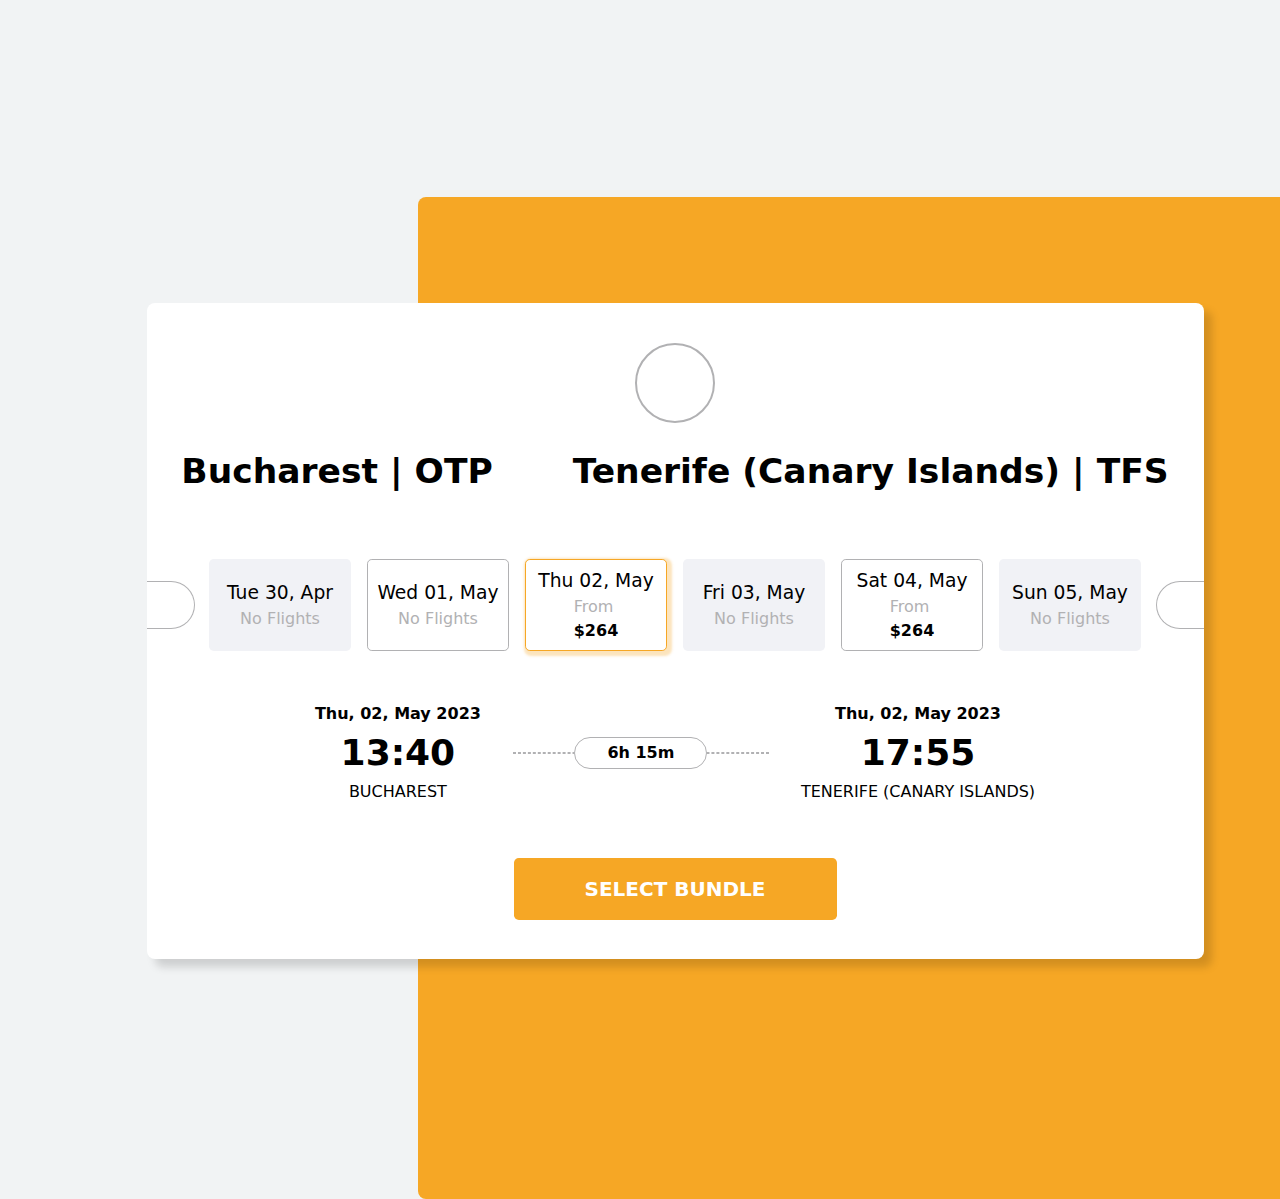
<file: july-5-2023-select-flight/index.html>
<!DOCTYPE html>
<html lang="en">
  <head>
    <meta charset="UTF-8" />
    <meta name="viewport" content="width=device-width, initial-scale=1.0" />
    <title>Select Flight - July 5, 2023</title>
    <link
      rel="stylesheet"
      href="https://cdnjs.cloudflare.com/ajax/libs/font-awesome/6.4.0/css/all.min.css"
      integrity="sha512-iecdLmaskl7CVkqkXNQ/ZH/XLlvWZOJyj7Yy7tcenmpD1ypASozpmT/E0iPtmFIB46ZmdtAc9eNBvH0H/ZpiBw=="
      crossorigin="anonymous"
      referrerpolicy="no-referrer"
    />
    <link rel="stylesheet" href="../reset.css" />
    <link rel="stylesheet" href="style.css" />
  </head>
  <body>
    <section class="flight-wrapper">
      <section class="flight-details">
        <div class="flight-container">
          <div class="flight-logo">
            <i class="fa-solid fa-plane flight-icon"></i>
          </div>
          <div class="flight-destination">
            <h2>Bucharest | OTP</h2>
            <div><i class="fa-solid fa-arrow-right destination-icon"></i></div>
            <h2>Tenerife (Canary Islands) | TFS</h2>
          </div>
          <article class="flight-dates-wrapper">
            <div class="flight-date-item">
              <h3 class="flight-day">Tue 30, Apr</h3>
              <p class="flight-info">No Flights</p>
            </div>

            <div class="flight-date-item outlined">
              <h3 class="flight-day">Wed 01, May</h3>
              <p class="flight-info">No Flights</p>
            </div>

            <div class="flight-date-item selected">
              <h3 class="flight-day">Thu 02, May</h3>
              <p class="flight-info">
                From <br />
                <span class="price">$264</span>
              </p>
            </div>

            <div class="flight-date-item">
              <h3 class="flight-day">Fri 03, May</h3>
              <p class="flight-info">No Flights</p>
            </div>

            <div class="flight-date-item outlined">
              <h3 class="flight-day">Sat 04, May</h3>
              <p class="flight-info">
                From <br />
                <span class="price">$264</span>
              </p>
            </div>

            <div class="flight-date-item">
              <h3 class="flight-day">Sun 05, May</h3>
              <p class="flight-info">No Flights</p>
            </div>

            <button class="carousels-button carousels-button--prev">
              <i class="fa-solid fa-angle-left"></i>
            </button>
            <button class="carousels-button carousels-button--next">
              <i class="fa-solid fa-angle-right"></i>
            </button>
          </article>
          <aside class="arrival-departure-wrapper">
            <div class="arrival-wrapper">
              <p class="arrival-date">Thu, 02, May 2023</p>
              <h3 class="arrival-time">13:40</h3>
              <span class="arrival-place">BUCHAREST</span>
            </div>

            <div class="flight-hours">
              <h2>6h 15m</h2>
              <hr class="flight-separator" />
            </div>

            <div class="departure-wrapper">
              <p class="departure-date">Thu, 02, May 2023</p>
              <h3 class="departure-time">17:55</h3>
              <span class="departure-place">TENERIFE (CANARY ISLANDS)</span>
            </div>
          </aside>
          <div class="submit-button">
            <button>SELECT BUNDLE</button>
          </div>
        </div>
      </section>
    </section>
    <script src="app.js"></script>
  </body>
</html>
</file>
<file: july-5-2023-select-flight/style.css>
:root {
  --orange: #f6a725;
  --darkgray: #b1b1b3;
  --lightgray: #f1f2f6;
}

body {
  font-family: system-ui, -apple-system, BlinkMacSystemFont, "Segoe UI", Roboto,
    Oxygen, Ubuntu, Cantarell, "Open Sans", "Helvetica Neue", sans-serif;
  background-color: #f1f3f4;
  display: flex;
  justify-content: center;
  align-items: center;
  flex-direction: column;
  width: 100vw;
}

.flight-wrapper {
  background-color: var(--orange);
  width: 62rem;
  height: 62.625rem;
  margin-top: 12.3125rem;
  margin-left: 34.1875rem;
  position: relative;
  border-radius: 0.5rem;
}

.flight-container {
  background-color: #fff;
  width: 66.0625rem;
  height: 41rem;
  position: absolute;
  top: 6.625rem;
  left: -16.9375rem;
  padding: 2.5rem 0;
  border-radius: 0.5rem;
  box-shadow: 0.5rem 0.5rem 0.5rem 0px rgba(0, 0, 0, 0.15);
}

.flight-logo {
  display: flex;
  width: 100%;
  justify-content: center;
  align-items: center;
}

.flight-icon {
  border: 2px solid var(--darkgray);
  font-size: 3rem;
  padding: 1rem;
  width: 5rem;
  height: 5rem;
  border-radius: 50%;
}

.flight-destination {
  display: flex;
  width: 100%;
  justify-content: center;
  align-items: center;
  gap: 2.5rem;
  margin-top: 1.4375rem;
  font-size: 1.4375rem;
}

.destination-icon {
  font-size: 2rem;
}

.flight-dates-wrapper {
  display: flex;
  gap: 1rem;
  justify-content: center;
  position: relative;
  margin-top: 3.8125rem;
}

.flight-date-item {
  width: 8.875rem;
  height: 5.75rem;
  display: flex;
  flex-direction: column;
  justify-content: center;
  align-items: center;
  background-color: var(--lightgray);
  border-radius: 0.3rem;
}

.flight-date-item.outlined {
  background-color: #fff;
  border: 1px solid var(--darkgray);
}

.flight-date-item.selected {
  background-color: #fff;
  border: 1px solid var(--orange);
  box-shadow: 0.15rem 0.15rem 0.15rem 0.15rem rgba(246, 167, 38, 0.3);
}

.flight-dates-wrapper .flight-day {
  font-weight: normal;
}

.flight-dates-wrapper .flight-info {
  color: var(--darkgray);
}

.flight-dates-wrapper span.price {
  font-weight: bold;
  color: #000;
}

.carousels-button {
  border: 0;
  position: absolute;
  top: 50%;
  display: flex;
  justify-content: end;
  align-items: center;
  transform: translateY(-50%);
  width: 3rem;
  height: 3rem;
  padding: 0;
  font-size: 1.5rem;
  background-color: #fff;
  border: 1px solid var(--darkgray);
}

.carousels-button--prev {
  left: 0;
  padding-right: 1rem;
  border-radius: 0 50% 50% 0;
  border-left: 0;
  color: var(--darkgray);
}

.carousels-button--next {
  right: 0rem;
  justify-content: start;
  padding-left: 1rem;
  border-radius: 50% 0 0 50%;
  color: var(--darkgray);
  border-right: 0;
}

.arrival-departure-wrapper {
  display: flex;
  width: 100%;
  justify-content: center;
  align-items: center;
  gap: 2rem;
  margin-top: 3.1875rem;
}

.flight-hours {
  display: flex;
  flex-direction: column;
  align-items: center;
  justify-content: center;
  width: 16rem;
}

.flight-hours h2 {
  font-size: 1rem;
  padding: 0.2rem 2rem;
  border: 1px solid var(--darkgray);
  position: relative;
  background-color: #fff;
  border-radius: 1rem;
  z-index: 1;
}

.flight-hours hr {
  width: 16rem;
  position: absolute;
  border-style: dashed;
  border-width: 1px;
  border-color: var(--darkgray);
}

.arrival-wrapper,
.departure-wrapper {
  display: flex;
  flex-direction: column;
  align-items: center;
}

.arrival-wrapper .arrival-date {
  font-size: 1rem;
  font-weight: bold;
}

.arrival-wrapper .arrival-time {
  font-size: 2.25rem;
}

.departure-wrapper .departure-date {
  font-size: 1rem;
  font-weight: bold;
}

.departure-wrapper .departure-time {
  font-size: 2.25rem;
}

.submit-button {
  width: 100%;
  display: flex;
  justify-content: center;
  align-items: center;
}

.submit-button button {
  border: none;
  width: 20.1875rem;
  height: 3.875rem;
  padding: 0.5rem 2rem;
  font-size: 1.25rem;
  font-weight: bold;
  background-color: var(--orange);
  color: white;
  margin-top: 3.375rem;
  border-radius: 0.3rem;
}
</file>
